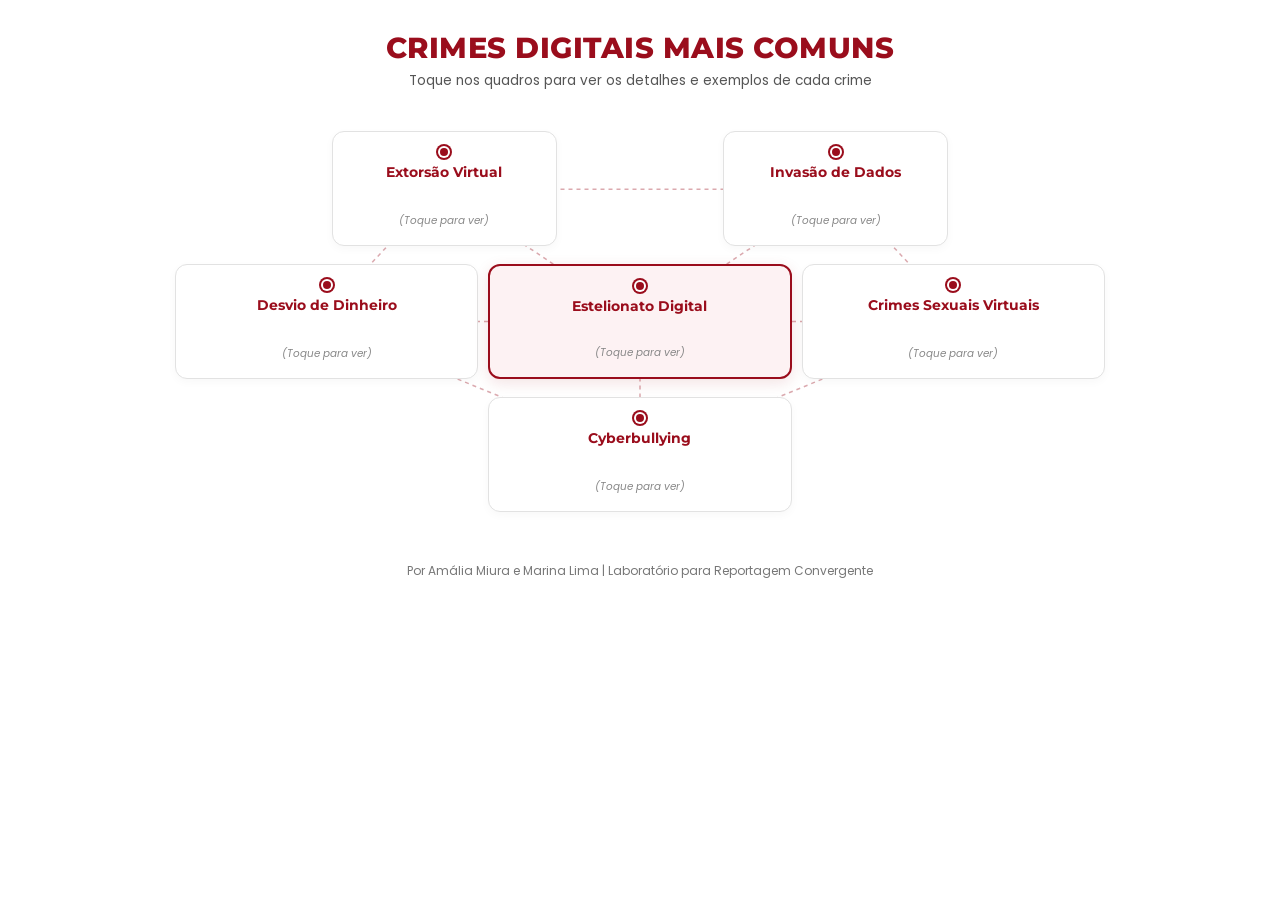
<file: assets/infograficos/crimes-mais-comuns.html>
<!DOCTYPE html>
<html lang="pt-BR">
<head>
  <meta charset="UTF-8">
  <meta name="viewport" content="width=device-width, initial-scale=1.0">
  <title>Infográfico Interativo - Crimes Digitais</title>
  
  <!-- Importação das Fontes Montserrat e Poppins -->
  <link rel="preconnect" href="https://fonts.googleapis.com">
  <link rel="preconnect" href="https://fonts.gstatic.com" crossorigin>
  <link href="https://fonts.googleapis.com/css2?family=Montserrat:wght@600;700;800&family=Poppins:wght@400;500;600&display=swap" rel="stylesheet">

  <style>
    * {
      box-sizing: border-box;
      margin: 0;
      padding: 0;
    }

    body {
      font-family: 'Poppins', sans-serif;
      background-color: #ffffff;
      color: #000000;
      text-align: center;
      padding: 30px 15px;
    }

    .infographic-wrapper {
      width: 100%;
      max-width: 950px;
      margin: 0 auto;
      text-align: center;
    }

    .infographic-header {
      font-family: 'Montserrat', sans-serif;
      color: #9A0D1C;
      font-size: 1.8rem;
      font-weight: 800;
      margin-bottom: 6px;
      text-transform: uppercase;
      letter-spacing: 0.5px;
      text-align: center;
    }

    .infographic-subtitle {
      font-family: 'Poppins', sans-serif;
      color: #555555;
      font-size: 0.85rem;
      margin-bottom: 30px;
      text-align: center;
    }

    /* Container da Teia em Rede */
    .net-container {
      position: relative;
      width: 100%;
      padding: 10px;
    }

    /* Teia de Linhas SVG ao Fundo */
    .network-svg {
      position: absolute;
      top: 0;
      left: 0;
      width: 100%;
      height: 100%;
      z-index: 0;
      pointer-events: none;
    }

    .net-line {
      stroke: #9A0D1C;
      stroke-width: 1.5;
      stroke-dasharray: 4 4;
      opacity: 0.35;
    }

    /* Grid de 12 Colunas para Centralização Perfeita dos Elementos */
    .net-grid {
      position: relative;
      z-index: 1;
      display: grid;
      grid-template-columns: repeat(12, 1fr);
      gap: 18px 10px;
      align-items: center;
      width: 100%;
    }

    /* Posições das Colunas na Grade */
    .top-left-node {
      grid-column: 3 / span 3;
    }

    .top-right-node {
      grid-column: 8 / span 3;
    }

    .mid-left-node {
      grid-column: 1 / span 4;
    }

    .mid-center-node {
      grid-column: 5 / span 4;
    }

    .mid-right-node {
      grid-column: 9 / span 4;
    }

    .bottom-center-node {
      grid-column: 5 / span 4;
    }

    /* Cartão de Crime */
    .crime-card {
      background: #ffffff;
      border: 1.5px solid #e2e2e2;
      border-radius: 12px;
      padding: 16px 10px;
      cursor: pointer;
      transition: all 0.35s cubic-bezier(0.25, 0.8, 0.25, 1);
      box-shadow: 0 3px 10px rgba(0,0,0,0.03);
      text-align: center;
      display: flex;
      flex-direction: column;
      align-items: center;
      justify-content: flex-start;
      min-height: 115px;
    }

    /* Destaque do Nó Central (Estelionato) */
    .crime-card.center-node {
      border: 2px solid #9A0D1C;
      background: #fdf2f3;
      box-shadow: 0 4px 15px rgba(154, 13, 28, 0.12);
    }

    /* Ponto Indicador */
    .node-dot {
      width: 8px;
      height: 8px;
      background-color: #9A0D1C;
      border-radius: 50%;
      margin-bottom: 8px;
      box-shadow: 0 0 0 2px #ffffff, 0 0 0 4px #9A0D1C;
      transition: all 0.3s ease;
    }

    /* Efeito de Foco/Esmaecimento ao Passar o Mouse */
    .net-container:hover .crime-card {
      opacity: 0.35;
      filter: grayscale(40%);
    }

    .net-container .crime-card:hover {
      opacity: 1;
      filter: grayscale(0%);
      border-color: #9A0D1C;
      background: #ffffff;
      transform: translateY(-6px);
      box-shadow: 0 8px 25px rgba(154, 13, 28, 0.2);
    }

    .net-container .crime-card:hover .node-dot {
      transform: scale(1.4);
      background-color: #ffffff;
      box-shadow: 0 0 0 2px #9A0D1C, 0 0 0 5px #9A0D1C;
    }

    .crime-title {
      font-family: 'Montserrat', sans-serif;
      color: #9A0D1C;
      font-size: 0.88rem;
      font-weight: 700;
      margin-bottom: 4px;
      text-align: center;
      line-height: 1.25;
    }

    .hover-hint {
      font-family: 'Poppins', sans-serif;
      font-size: 0.65rem;
      color: #888888;
      font-style: italic;
      transition: opacity 0.3s ease;
      text-align: center;
      margin-top: auto;
    }

    .crime-card:hover .hover-hint {
      opacity: 0;
      height: 0;
      margin: 0;
      overflow: hidden;
    }

    /* Descrição Revelada no Hover */
    .crime-desc {
      font-family: 'Poppins', sans-serif;
      color: #000000;
      font-size: 0.74rem;
      line-height: 1.45;
      max-height: 0;
      opacity: 0;
      overflow: hidden;
      transition: all 0.4s ease-in-out;
      margin-top: 0;
      text-align: center;
    }

    .crime-card:hover .crime-desc,
    .crime-card.is-open .crime-desc,
    .crime-card:focus-visible .crime-desc {
      max-height: 250px;
      opacity: 1;
      margin-top: 8px;
    }

    /* toque / teclado: mesmo comportamento do hover */
    .crime-card { cursor: pointer; }
    .crime-card.is-open,
    .crime-card:focus-visible {
      opacity: 1;
      filter: grayscale(0%);
      border-color: #9A0D1C;
      background: #ffffff;
      transform: translateY(-6px);
      box-shadow: 0 8px 25px rgba(154, 13, 28, 0.2);
    }
    .crime-card.is-open .node-dot,
    .crime-card:focus-visible .node-dot {
      transform: scale(1.4);
      background-color: #ffffff;
      box-shadow: 0 0 0 2px #9A0D1C, 0 0 0 5px #9A0D1C;
    }
    .crime-card.is-open .hover-hint,
    .crime-card:focus-visible .hover-hint {
      opacity: 0;
      height: 0;
      margin: 0;
      overflow: hidden;
    }
    .crime-card.is-open .crime-desc { max-height: 600px; }

    .example-box {
      background-color: #fdf2f3;
      border-left: 2.5px solid #9A0D1C;
      padding: 6px 8px;
      border-radius: 4px;
      margin-top: 8px;
      font-size: 0.71rem;
      color: #222222;
      text-align: center;
    }

    /* Rodapé de Autoria */
    .infographic-footer {
      font-family: 'Poppins', sans-serif;
      color: #777777;
      font-size: 0.75rem;
      margin-top: 40px;
      text-align: center;
    }

    /* Responsividade em celulares */
    @media (max-width: 680px) {
      .net-grid {
        display: flex;
        flex-direction: column;
        gap: 12px;
      }
      .network-svg {
        display: none;
      }
    }
  </style>
</head>
<body>

  <div class="infographic-wrapper">
    <h1 class="infographic-header">Crimes Digitais Mais Comuns</h1>
    <p class="infographic-subtitle">Toque nos quadros para ver os detalhes e exemplos de cada crime</p>

    <div class="net-container">
      
      <!-- Linhas Conectoras Conectando a Teia -->
      <svg class="network-svg" xmlns="http://www.w3.org/2000/svg">
        <!-- Linha do Anel Superior: Extorsão <-> Invasão de Dados -->
        <line x1="29%" y1="17%" x2="71%" y2="17%" class="net-line" />

        <!-- Anel Periférico -->
        <line x1="29%" y1="17%" x2="16%" y2="50%" class="net-line" />
        <line x1="71%" y1="17%" x2="84%" y2="50%" class="net-line" />
        <line x1="16%" y1="50%" x2="50%" y2="83%" class="net-line" />
        <line x1="84%" y1="50%" x2="50%" y2="83%" class="net-line" />

        <!-- Raios Conectores com o Centro (Estelionato) -->
        <line x1="50%" y1="50%" x2="29%" y2="17%" class="net-line" />
        <line x1="50%" y1="50%" x2="71%" y2="17%" class="net-line" />
        <line x1="50%" y1="50%" x2="16%" y2="50%" class="net-line" />
        <line x1="50%" y1="50%" x2="84%" y2="50%" class="net-line" />
        <line x1="50%" y1="50%" x2="50%" y2="83%" class="net-line" />
      </svg>

      <div class="net-grid">
        
        <!-- LINHA SUPERIOR: Extorsão e Invasão de Dados Centralizadas no Topo -->
        <div class="crime-card top-left-node">
          <div class="node-dot"></div>
          <div class="crime-title">Extorsão Virtual</div>
          <span class="hover-hint">(Toque para ver)</span>
          <div class="crime-desc">
            Ameaça ou constrangimento no meio digital para forçar a vítima a realizar transferências financeiras.
            <div class="example-box">
              <strong>Exemplo:</strong> Golpe do "falso sequestro" por ligações ou mensagens alegando familiares reféns.
            </div>
          </div>
        </div>

        <div class="crime-card top-right-node">
          <div class="node-dot"></div>
          <div class="crime-title">Invasão de Dados</div>
          <span class="hover-hint">(Toque para ver)</span>
          <div class="crime-desc">
            Acesso não autorizado a sistemas e dispositivos para sequestro, roubo ou vazamento de informações.
            <div class="example-box">
              <strong>Exemplo:</strong> Ataques de *ransomware* que bloqueiam bancos de dados corporativos e cobram resgate.
            </div>
          </div>
        </div>

        <!-- LINHA CENTRAL: Desvio de Dinheiro | Estelionato (Centro) | Crimes Sexuais -->
        <div class="crime-card mid-left-node">
          <div class="node-dot"></div>
          <div class="crime-title">Desvio de Dinheiro</div>
          <span class="hover-hint">(Toque para ver)</span>
          <div class="crime-desc">
            Transferências financeiras não autorizadas efetuadas após captura ilícita de credenciais bancárias.
            <div class="example-box">
              <strong>Exemplo:</strong> Invasão de contas e e-mails para realizar transações via PIX sem consentimento.
            </div>
          </div>
        </div>

        <!-- CENTRO: ESTELIONATO DIGITAL -->
        <div class="crime-card mid-center-node center-node">
          <div class="node-dot"></div>
          <div class="crime-title">Estelionato Digital</div>
          <span class="hover-hint">(Toque para ver)</span>
          <div class="crime-desc">
            Uso de engenharia social e fraudes online para enganar a vítima e obter vantagens financeiras ilícitas.
            <div class="example-box">
              <strong>Exemplo:</strong> Golpe do "falso advogado" cobrando taxas fictícias para liberar indenizações.
            </div>
          </div>
        </div>

        <div class="crime-card mid-right-node">
          <div class="node-dot"></div>
          <div class="crime-title">Crimes Sexuais Virtuais</div>
          <span class="hover-hint">(Toque para ver)</span>
          <div class="crime-desc">
            Divulgação não consentida de imagens íntimas, chantagem sexual e aliciamento no ambiente digital.
            <div class="example-box">
              <strong>Exemplo:</strong> "Sextortion" (extorsão com fotos íntimas) e vazamento não autorizado de conteúdos.
            </div>
          </div>
        </div>

        <!-- LINHA INFERIOR: Cyberbullying Centralizado -->
        <div class="crime-card bottom-center-node">
          <div class="node-dot"></div>
          <div class="crime-title">Cyberbullying</div>
          <span class="hover-hint">(Toque para ver)</span>
          <div class="crime-desc">
            Intimidação, humilhação, perseguição e violência psicológica sistemática praticadas na internet.
            <div class="example-box">
              <strong>Exemplo:</strong> Perfis falsos criados para linchamento virtual e envio de ofensas direcionadas.
            </div>
          </div>
        </div>

      </div>
    </div>

    <!-- Assinatura -->
    <div class="infographic-footer">
      Por Amália Miura e Marina Lima | Laboratório para Reportagem Convergente
    </div>
  </div>

<script>
  // toque e teclado: abre/fecha os quadros (no desktop o hover continua igual)
  document.querySelectorAll('.crime-card').forEach((card) => {
    card.setAttribute('tabindex', '0');
    card.setAttribute('role', 'button');
    card.setAttribute('aria-expanded', 'false');
    const alternar = () => {
      const aberto = card.classList.contains('is-open');
      document.querySelectorAll('.crime-card.is-open').forEach((c) => {
        c.classList.remove('is-open');
        c.setAttribute('aria-expanded', 'false');
        if (c.parentElement) c.parentElement.classList.remove('is-open');
      });
      if (!aberto) {
        card.classList.add('is-open');
        card.setAttribute('aria-expanded', 'true');
        if (card.parentElement) card.parentElement.classList.add('is-open');
      }
    };
    card.addEventListener('click', alternar);
    card.addEventListener('keydown', (e) => {
      if (e.key === 'Enter' || e.key === ' ') { e.preventDefault(); alternar(); }
    });
  });
</script>
</body>
</html>
</file>
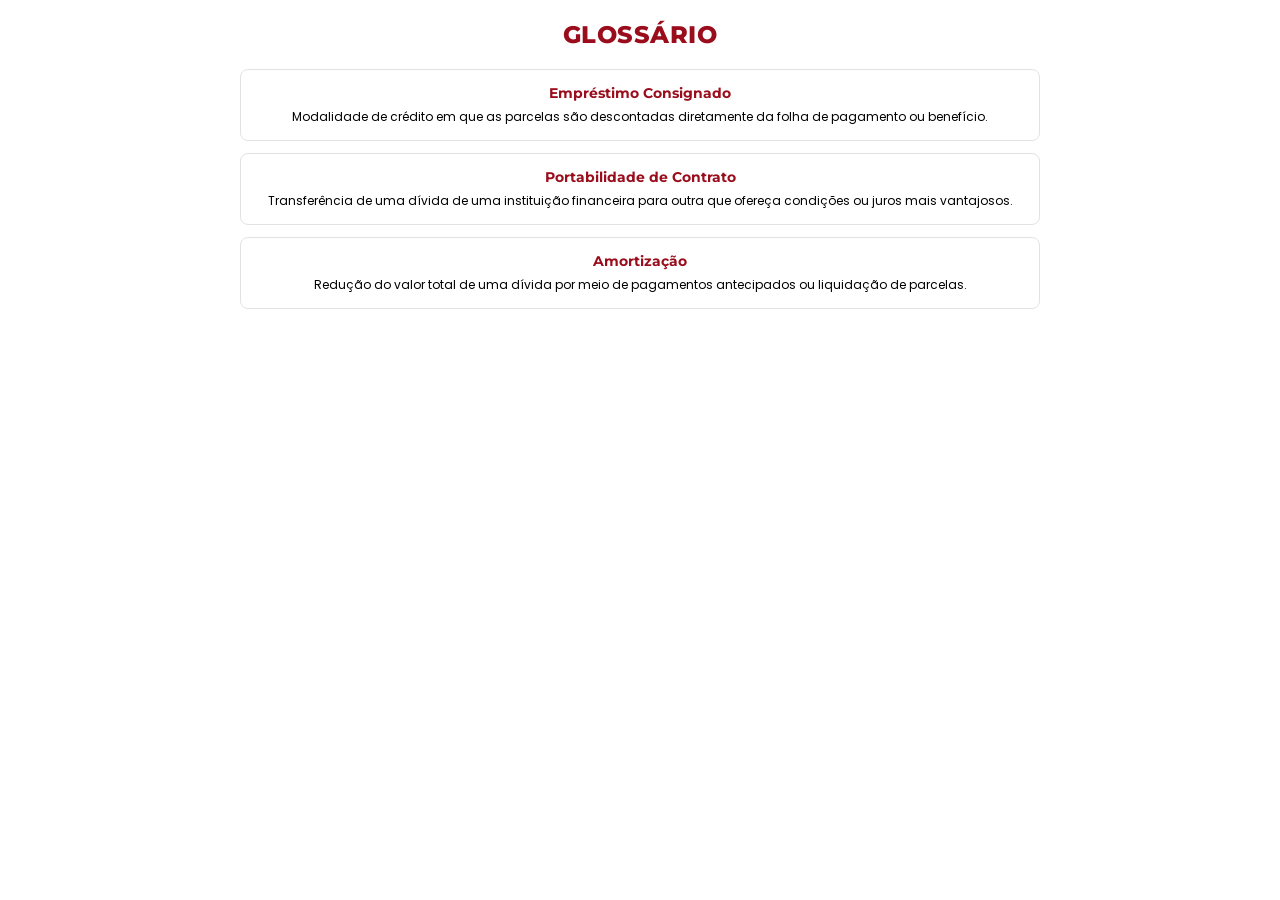
<file: assets/infograficos/glossario.html>
<!DOCTYPE html>
<html lang="pt-BR">
<head>
  <meta charset="UTF-8">
  <meta name="viewport" content="width=device-width, initial-scale=1.0">
  <title>Glossário</title>
  
  <!-- Importação das Fontes Montserrat e Poppins -->
  <link rel="preconnect" href="https://fonts.googleapis.com">
  <link rel="preconnect" href="https://fonts.gstatic.com" crossorigin>
  <link href="https://fonts.googleapis.com/css2?family=Montserrat:wght@600;700;800&family=Poppins:wght@400;500;600&display=swap" rel="stylesheet">

  <style>
    * {
      box-sizing: border-box;
      margin: 0;
      padding: 0;
    }

    body {
      font-family: 'Poppins', sans-serif;
      background-color: #ffffff;
      color: #000000;
      text-align: center;
      padding: 20px 10px;
    }

    .glossary-wrapper {
      width: 100%;
      max-width: 800px;
      margin: 0 auto;
      text-align: center;
    }

    .glossary-header {
      font-family: 'Montserrat', sans-serif;
      color: #9A0D1C;
      font-size: 1.5rem;
      font-weight: 800;
      margin-bottom: 20px;
      text-transform: uppercase;
      letter-spacing: 0.5px;
      text-align: center;
    }

    .glossary-grid {
      display: flex;
      flex-direction: column;
      gap: 12px;
      width: 100%;
    }

    .glossary-card {
      background: #ffffff;
      border: 1.5px solid #e2e2e2;
      border-radius: 8px;
      padding: 14px 18px;
      text-align: center;
      transition: border-color 0.3s ease, box-shadow 0.3s ease;
    }

    .glossary-card:hover {
      border-color: #9A0D1C;
      box-shadow: 0 4px 12px rgba(154, 13, 28, 0.1);
    }

    .glossary-term {
      font-family: 'Montserrat', sans-serif;
      color: #9A0D1C;
      font-size: 14px;
      font-weight: 700;
      margin-bottom: 6px;
      text-align: center;
    }

    .glossary-def {
      font-family: 'Poppins', sans-serif;
      color: #000000;
      font-size: 12px;
      line-height: 1.5;
      text-align: center;
    }
  </style>
</head>
<body>

  <div class="glossary-wrapper">
    <h1 class="glossary-header">Glossário</h1>

    <div class="glossary-grid">
      
      <!-- Termo 1 -->
      <div class="glossary-card">
        <div class="glossary-term">Empréstimo Consignado</div>
        <div class="glossary-def">
          Modalidade de crédito em que as parcelas são descontadas diretamente da folha de pagamento ou benefício.
        </div>
      </div>

      <!-- Termo 2 -->
      <div class="glossary-card">
        <div class="glossary-term">Portabilidade de Contrato</div>
        <div class="glossary-def">
          Transferência de uma dívida de uma instituição financeira para outra que ofereça condições ou juros mais vantajosos.
        </div>
      </div>

      <!-- Termo 3 -->
      <div class="glossary-card">
        <div class="glossary-term">Amortização</div>
        <div class="glossary-def">
          Redução do valor total de uma dívida por meio de pagamentos antecipados ou liquidação de parcelas.
        </div>
      </div>

    </div>
  </div>

</body>
</html>
</file>
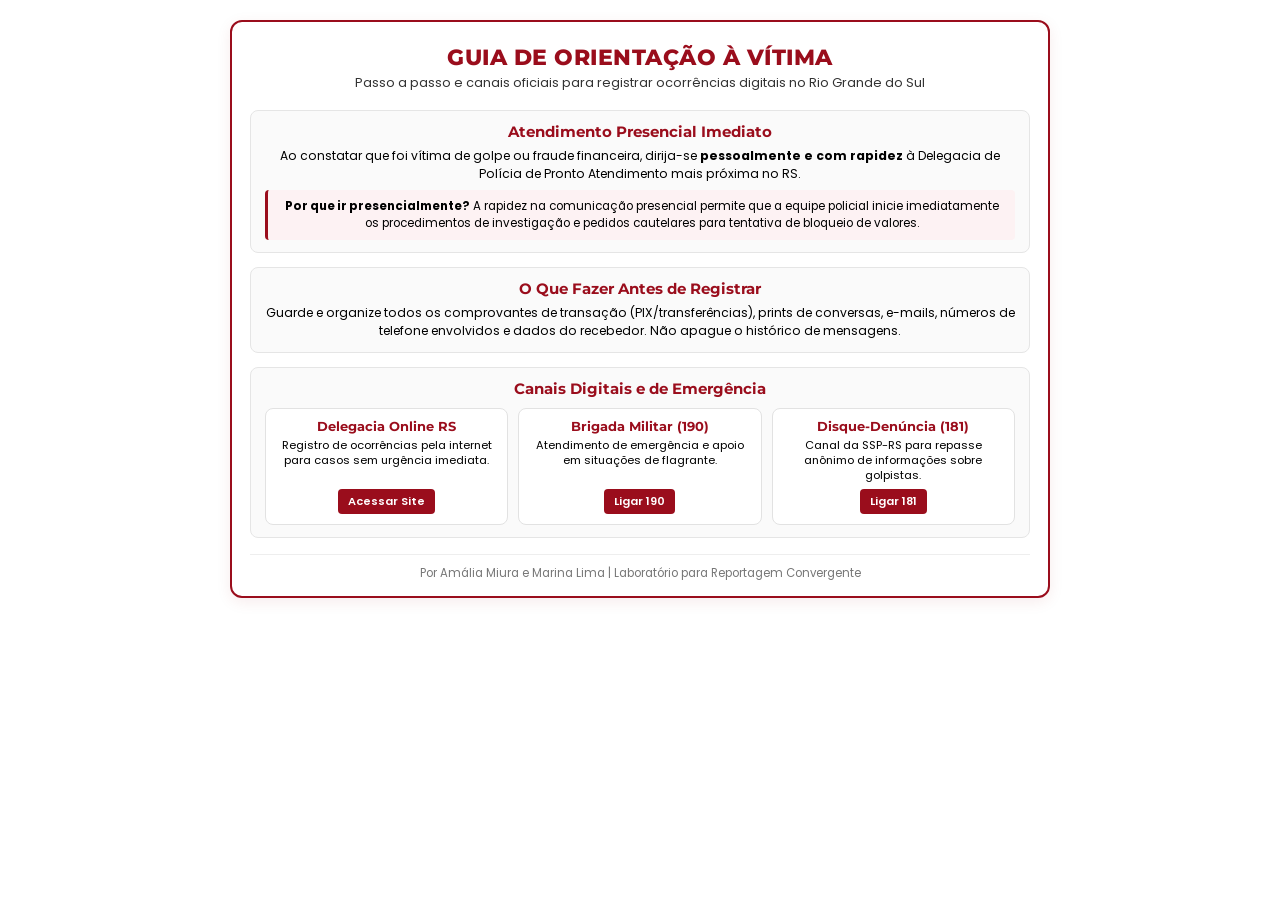
<file: assets/infograficos/guia-vitima.html>
<!DOCTYPE html>
<html lang="pt-BR">
<head>
  <meta charset="UTF-8">
  <meta name="viewport" content="width=device-width, initial-scale=1.0">
  <title>Box de Serviços - O Que Fazer em Caso de Crime Digital</title>
  
  <!-- Importação das Fontes Montserrat e Poppins -->
  <link rel="preconnect" href="https://fonts.googleapis.com">
  <link rel="preconnect" href="https://fonts.gstatic.com" crossorigin>
  <link href="https://fonts.googleapis.com/css2?family=Montserrat:wght@600;700;800&family=Poppins:wght@400;500;600&display=swap" rel="stylesheet">

  <style>
    * {
      box-sizing: border-box;
      margin: 0;
      padding: 0;
    }

    body {
      font-family: 'Poppins', sans-serif;
      background-color: #ffffff;
      color: #000000;
      text-align: center;
      padding: 20px 10px;
    }

    /* Container do Box de Serviços */
    .service-box-wrapper {
      width: 100%;
      max-width: 820px;
      margin: 0 auto;
      text-align: center;
      background: #ffffff;
      border: 2px solid #9A0D1C;
      border-radius: 12px;
      padding: 22px 18px 14px 18px;
      box-shadow: 0 4px 15px rgba(154, 13, 28, 0.08);
    }

    .service-box-header {
      font-family: 'Montserrat', sans-serif;
      color: #9A0D1C;
      font-size: 1.35rem;
      font-weight: 800;
      margin-bottom: 4px;
      text-transform: uppercase;
      letter-spacing: 0.5px;
      text-align: center;
    }

    .service-box-subtitle {
      font-family: 'Poppins', sans-serif;
      color: #333333;
      font-size: 0.8rem;
      margin-bottom: 18px;
      text-align: center;
    }

    /* Blocos Informativos */
    .service-section {
      margin-bottom: 14px;
      padding: 12px 14px;
      background-color: #fafafa;
      border: 1px solid #e5e5e5;
      border-radius: 8px;
      text-align: center;
    }

    .section-title {
      font-family: 'Montserrat', sans-serif;
      color: #9A0D1C;
      font-size: 0.92rem;
      font-weight: 700;
      margin-bottom: 6px;
      text-align: center;
    }

    .section-text {
      font-family: 'Poppins', sans-serif;
      color: #000000;
      font-size: 0.76rem;
      line-height: 1.45;
      text-align: center;
    }

    .highlight-note {
      background-color: #fdf2f3;
      border-left: 3px solid #9A0D1C;
      padding: 8px 10px;
      border-radius: 4px;
      margin-top: 8px;
      font-size: 0.73rem;
      color: #000000;
      text-align: center;
    }

    /* Grid de Canais Oficiais de Atendimento */
    .channels-grid {
      display: grid;
      grid-template-columns: repeat(3, 1fr);
      gap: 10px;
      margin-top: 10px;
    }

    .channel-card {
      background: #ffffff;
      border: 1.5px solid #e2e2e2;
      border-radius: 8px;
      padding: 10px 8px;
      text-align: center;
      display: flex;
      flex-direction: column;
      align-items: center;
      justify-content: space-between;
      min-height: 105px;
    }

    .channel-title {
      font-family: 'Montserrat', sans-serif;
      color: #9A0D1C;
      font-size: 0.8rem;
      font-weight: 700;
      margin-bottom: 4px;
    }

    .channel-desc {
      font-family: 'Poppins', sans-serif;
      color: #000000;
      font-size: 0.7rem;
      line-height: 1.35;
      margin-bottom: 6px;
    }

    .channel-link {
      display: inline-block;
      font-family: 'Poppins', sans-serif;
      font-size: 0.7rem;
      font-weight: 600;
      color: #ffffff;
      background-color: #9A0D1C;
      padding: 4px 10px;
      border-radius: 4px;
      text-decoration: none;
      transition: background-color 0.2s ease;
    }

    .channel-link:hover {
      background-color: #720914;
    }

    /* Rodapé da Assinatura */
    .service-box-footer {
      margin-top: 16px;
      padding-top: 10px;
      border-top: 1px solid #eeeeee;
      font-family: 'Poppins', sans-serif;
      color: #777777;
      font-size: 0.72rem;
      text-align: center;
    }

    @media (max-width: 650px) {
      .channels-grid {
        grid-template-columns: repeat(1, 1fr);
      }
    }
  </style>
</head>
<body>

  <div class="service-box-wrapper">
    <h1 class="service-box-header">Guia de Orientação à Vítima</h1>
    <p class="service-box-subtitle">Passo a passo e canais oficiais para registrar ocorrências digitais no Rio Grande do Sul</p>

    <!-- Recomendação Principal -->
    <div class="service-section">
      <div class="section-title">Atendimento Presencial Imediato</div>
      <div class="section-text">
        Ao constatar que foi vítima de golpe ou fraude financeira, dirija-se <strong>pessoalmente e com rapidez</strong> à Delegacia de Polícia de Pronto Atendimento mais próxima no RS.
      </div>
      <div class="highlight-note">
        <strong>Por que ir presencialmente?</strong> A rapidez na comunicação presencial permite que a equipe policial inicie imediatamente os procedimentos de investigação e pedidos cautelares para tentativa de bloqueio de valores.
      </div>
    </div>

    <!-- Recomendações de Ação -->
    <div class="service-section">
      <div class="section-title">O Que Fazer Antes de Registrar</div>
      <div class="section-text">
        Guarde e organize todos os comprovantes de transação (PIX/transferências), prints de conversas, e-mails, números de telefone envolvidos e dados do recebedor. Não apague o histórico de mensagens.
      </div>
    </div>

    <!-- Canais Oficiais de Atendimento -->
    <div class="service-section">
      <div class="section-title">Canais Digitais e de Emergência</div>
      <div class="channels-grid">
        
        <div class="channel-card">
          <div>
            <div class="channel-title">Delegacia Online RS</div>
            <div class="channel-desc">Registro de ocorrências pela internet para casos sem urgência imediata.</div>
          </div>
          <a href="https://www.delegaciaonline.rs.gov.br" target="_blank" rel="noopener noreferrer" class="channel-link">Acessar Site</a>
        </div>

        <div class="channel-card">
          <div>
            <div class="channel-title">Brigada Militar (190)</div>
            <div class="channel-desc">Atendimento de emergência e apoio em situações de flagrante.</div>
          </div>
          <a href="tel:190" class="channel-link">Ligar 190</a>
        </div>

        <div class="channel-card">
          <div>
            <div class="channel-title">Disque-Denúncia (181)</div>
            <div class="channel-desc">Canal da SSP-RS para repasse anônimo de informações sobre golpistas.</div>
          </div>
          <a href="tel:181" class="channel-link">Ligar 181</a>
        </div>

      </div>
    </div>

    <!-- Rodapé -->
    <div class="service-box-footer">
      Por Amália Miura e Marina Lima | Laboratório para Reportagem Convergente
    </div>
  </div>

</body>
</html>
</file>
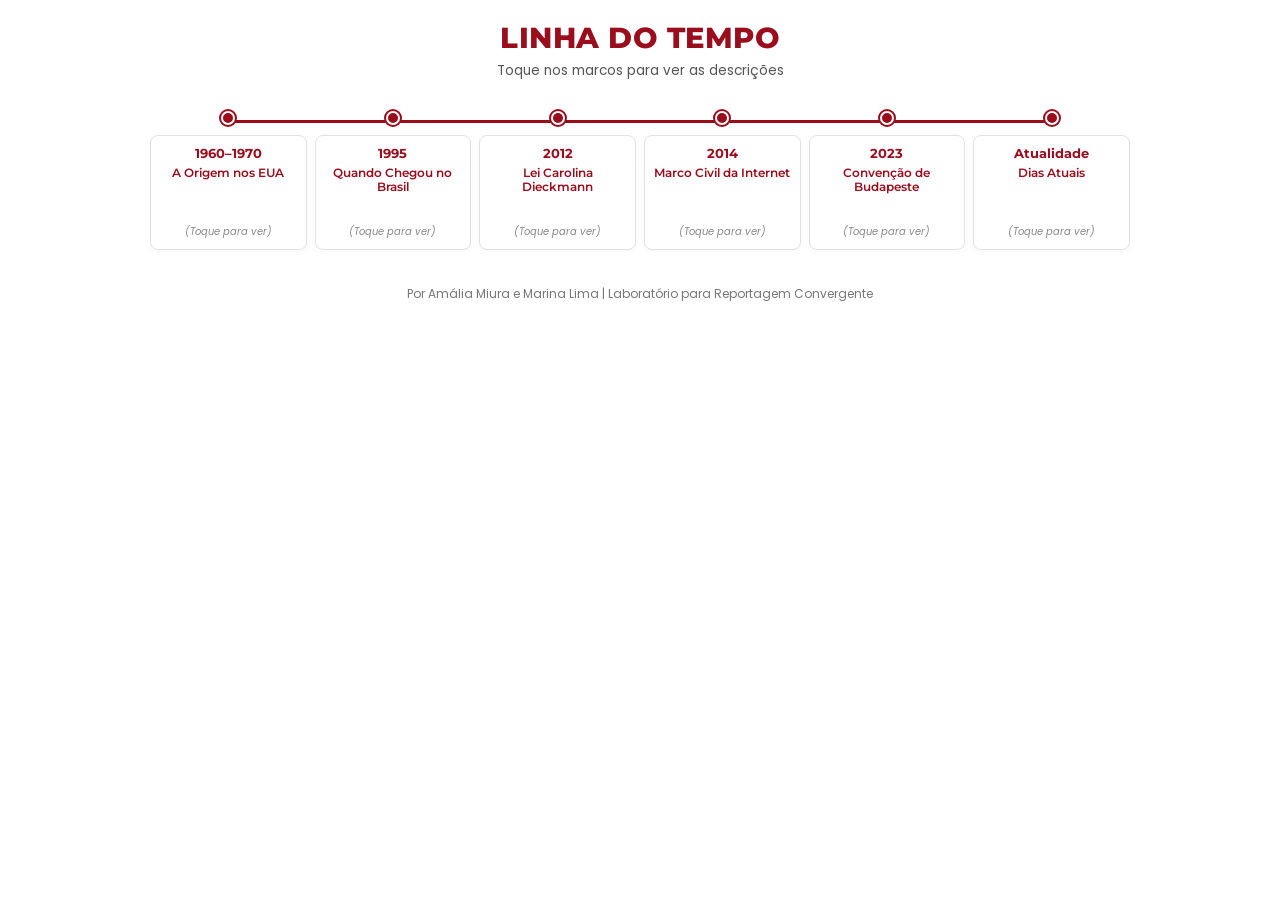
<file: assets/infograficos/linha-do-tempo.html>
<!DOCTYPE html>
<html lang="pt-BR">
<head>
  <meta charset="UTF-8">
  <meta name="viewport" content="width=device-width, initial-scale=1.0">
  <title>Linha do Tempo - Crimes Digitais</title>
  
  <!-- Importação das Fontes Montserrat e Poppins -->
  <link rel="preconnect" href="https://fonts.googleapis.com">
  <link rel="preconnect" href="https://fonts.gstatic.com" crossorigin>
  <link href="https://fonts.googleapis.com/css2?family=Montserrat:wght@600;700;800&family=Poppins:wght@400;500&display=swap" rel="stylesheet">

  <style>
    * {
      box-sizing: border-box;
      margin: 0;
      padding: 0;
    }

    body {
      font-family: 'Poppins', sans-serif;
      background-color: #ffffff;
      color: #000000;
      text-align: center;
      padding: 20px 10px;
    }

    /* Container ajustado para enquadrar na coluna da matéria */
    .timeline-wrapper {
      width: 100%;
      max-width: 980px;
      margin: 0 auto;
      text-align: center;
    }

    .timeline-header {
      font-family: 'Montserrat', sans-serif;
      color: #9A0D1C;
      font-size: 1.8rem;
      font-weight: 800;
      margin-bottom: 6px;
      text-transform: uppercase;
      letter-spacing: 0.5px;
      text-align: center;
    }

    .timeline-subtitle {
      font-family: 'Poppins', sans-serif;
      color: #555555;
      font-size: 0.85rem;
      margin-bottom: 30px;
      text-align: center;
    }

    .timeline-container {
      position: relative;
      width: 100%;
      margin: 0 auto;
    }

    /* Grid de 6 colunas proporcionais para a tela do computador */
    .timeline-grid {
      position: relative;
      display: grid;
      grid-template-columns: repeat(6, 1fr);
      gap: 8px;
      align-items: flex-start;
      width: 100%;
    }

    /* Linha Conectora ligando os 6 pontos */
    .timeline-grid::before {
      content: '';
      position: absolute;
      top: 9px;
      left: 8%;
      right: 8%;
      height: 3px;
      background-color: #9A0D1C;
      z-index: 0;
    }

    /* Nós dos Eventos */
    .timeline-node {
      position: relative;
      z-index: 1;
      text-align: center;
      display: flex;
      flex-direction: column;
      align-items: center;
    }

    /* Ponto na Linha */
    .timeline-dot {
      width: 14px;
      height: 14px;
      background-color: #9A0D1C;
      border: 2px solid #ffffff;
      border-radius: 50%;
      margin-bottom: 10px;
      box-shadow: 0 0 0 2px #9A0D1C;
      transition: transform 0.3s ease, background-color 0.3s ease;
    }

    .timeline-node:hover .timeline-dot {
      transform: scale(1.3);
      background-color: #ffffff;
    }

    /* Cards Proporcionais */
    .timeline-card {
      background: #ffffff;
      border: 1.5px solid #e2e2e2;
      border-radius: 8px;
      padding: 10px 6px;
      cursor: pointer;
      transition: all 0.3s ease;
      box-shadow: 0 2px 6px rgba(0,0,0,0.03);
      text-align: center;
      width: 100%;
      min-height: 115px;
      display: flex;
      flex-direction: column;
      justify-content: flex-start;
      align-items: center;
    }

    .timeline-card:hover {
      border-color: #9A0D1C;
      transform: translateY(-4px);
      box-shadow: 0 6px 18px rgba(154, 13, 28, 0.15);
    }

    .timeline-year {
      font-family: 'Montserrat', sans-serif;
      color: #9A0D1C;
      font-size: 0.82rem;
      font-weight: 700;
      margin-bottom: 4px;
      text-align: center;
      line-height: 1.2;
    }

    .timeline-title {
      font-family: 'Montserrat', sans-serif;
      color: #9A0D1C;
      font-size: 0.75rem;
      font-weight: 600;
      margin-bottom: 6px;
      text-align: center;
      line-height: 1.2;
    }

    .hover-hint {
      font-family: 'Poppins', sans-serif;
      font-size: 0.62rem;
      color: #888888;
      font-style: italic;
      transition: opacity 0.3s ease;
      text-align: center;
      margin-top: auto;
    }

    .timeline-card:hover .hover-hint {
      opacity: 0;
      height: 0;
      margin: 0;
      overflow: hidden;
    }

    /* Descrição Revelada no Hover */
    .timeline-desc {
      font-family: 'Poppins', sans-serif;
      color: #000000;
      font-size: 0.72rem;
      line-height: 1.35;
      max-height: 0;
      opacity: 0;
      overflow: hidden;
      transition: all 0.35s ease-in-out;
      margin-top: 0;
      text-align: center;
    }

    .timeline-card:hover .timeline-desc,
    .timeline-card.is-open .timeline-desc,
    .timeline-card:focus-visible .timeline-desc {
      max-height: 220px;
      opacity: 1;
      margin-top: 6px;
    }

    /* toque / teclado: mesmo comportamento do hover */
    .timeline-card.is-open,
    .timeline-card:focus-visible {
      border-color: #9A0D1C;
      transform: translateY(-4px);
      box-shadow: 0 6px 18px rgba(154, 13, 28, 0.15);
    }
    .timeline-node.is-open .timeline-dot,
    .timeline-node:focus-within .timeline-dot {
      transform: scale(1.3);
      background-color: #ffffff;
    }
    .timeline-card.is-open .hover-hint,
    .timeline-card:focus-visible .hover-hint {
      opacity: 0;
      height: 0;
      margin: 0;
      overflow: hidden;
    }
    .timeline-card.is-open .timeline-desc { max-height: 600px; }

    /* Rodapé de Autoria */
    .timeline-footer {
      font-family: 'Poppins', sans-serif;
      color: #777777;
      font-size: 0.75rem;
      margin-top: 35px;
      text-align: center;
    }

    /* Adaptação para celulares */
    @media (max-width: 650px) {
      .timeline-grid {
        grid-template-columns: repeat(2, 1fr);
        gap: 12px;
      }
      .timeline-grid::before {
        display: none;
      }
    }
  </style>
</head>
<body>

  <div class="timeline-wrapper">
    <h1 class="timeline-header">Linha do Tempo</h1>
    <p class="timeline-subtitle">Toque nos marcos para ver as descrições</p>

    <div class="timeline-container">
      <div class="timeline-grid">
        
        <!-- Ponto 1 -->
        <div class="timeline-node">
          <div class="timeline-dot"></div>
          <div class="timeline-card">
            <div class="timeline-year">1960–1970</div>
            <div class="timeline-title">A Origem nos EUA</div>
            <span class="hover-hint">(Toque para ver)</span>
            <div class="timeline-desc">
              Primeiros registros em mainframes, focados em sabotagem e espionagem corporativa.
            </div>
          </div>
        </div>

        <!-- Ponto 2 -->
        <div class="timeline-node">
          <div class="timeline-dot"></div>
          <div class="timeline-card">
            <div class="timeline-year">1995</div>
            <div class="timeline-title">Quando Chegou no Brasil</div>
            <span class="hover-hint">(Toque para ver)</span>
            <div class="timeline-desc">
              Com a expansão da internet comercial e do banking no país, surgem golpes de phishing, trojans e roubo de dados.
            </div>
          </div>
        </div>

        <!-- Ponto 3 -->
        <div class="timeline-node">
          <div class="timeline-dot"></div>
          <div class="timeline-card">
            <div class="timeline-year">2012</div>
            <div class="timeline-title">Lei Carolina Dieckmann</div>
            <span class="hover-hint">(Toque para ver)</span>
            <div class="timeline-desc">
              Primeiro marco legal a tipificar a invasão de dispositivos informáticos no Código Penal brasileiro.
            </div>
          </div>
        </div>

        <!-- Ponto 4 -->
        <div class="timeline-node">
          <div class="timeline-dot"></div>
          <div class="timeline-card">
            <div class="timeline-year">2014</div>
            <div class="timeline-title">Marco Civil da Internet</div>
            <span class="hover-hint">(Toque para ver)</span>
            <div class="timeline-desc">
              Estabelece princípios, garantias, direitos, deveres e diretrizes de privacidade para o uso da rede no Brasil.
            </div>
          </div>
        </div>

        <!-- Ponto 5 -->
        <div class="timeline-node">
          <div class="timeline-dot"></div>
          <div class="timeline-card">
            <div class="timeline-year">2023</div>
            <div class="timeline-title">Convenção de Budapeste</div>
            <span class="hover-hint">(Toque para ver)</span>
            <div class="timeline-desc">
              Adesão ao tratado internacional para cooperação jurídica e combate aos cibercrimes.
            </div>
          </div>
        </div>

        <!-- Ponto 6 -->
        <div class="timeline-node">
          <div class="timeline-dot"></div>
          <div class="timeline-card">
            <div class="timeline-year">Atualidade</div>
            <div class="timeline-title">Dias Atuais</div>
            <span class="hover-hint">(Toque para ver)</span>
            <div class="timeline-desc">
              Escala massiva de fraudes virtuais e intensificação do debate sobre a regulação e responsabilidade das Big Techs.
            </div>
          </div>
        </div>

      </div>
    </div>

    <!-- Assinatura -->
    <div class="timeline-footer">
      Por Amália Miura e Marina Lima | Laboratório para Reportagem Convergente
    </div>
  </div>

<script>
  // toque e teclado: abre/fecha os quadros (no desktop o hover continua igual)
  document.querySelectorAll('.timeline-card').forEach((card) => {
    card.setAttribute('tabindex', '0');
    card.setAttribute('role', 'button');
    card.setAttribute('aria-expanded', 'false');
    const alternar = () => {
      const aberto = card.classList.contains('is-open');
      document.querySelectorAll('.timeline-card.is-open').forEach((c) => {
        c.classList.remove('is-open');
        c.setAttribute('aria-expanded', 'false');
        if (c.parentElement) c.parentElement.classList.remove('is-open');
      });
      if (!aberto) {
        card.classList.add('is-open');
        card.setAttribute('aria-expanded', 'true');
        if (card.parentElement) card.parentElement.classList.add('is-open');
      }
    };
    card.addEventListener('click', alternar);
    card.addEventListener('keydown', (e) => {
      if (e.key === 'Enter' || e.key === ' ') { e.preventDefault(); alternar(); }
    });
  });
</script>
</body>
</html>
</file>
